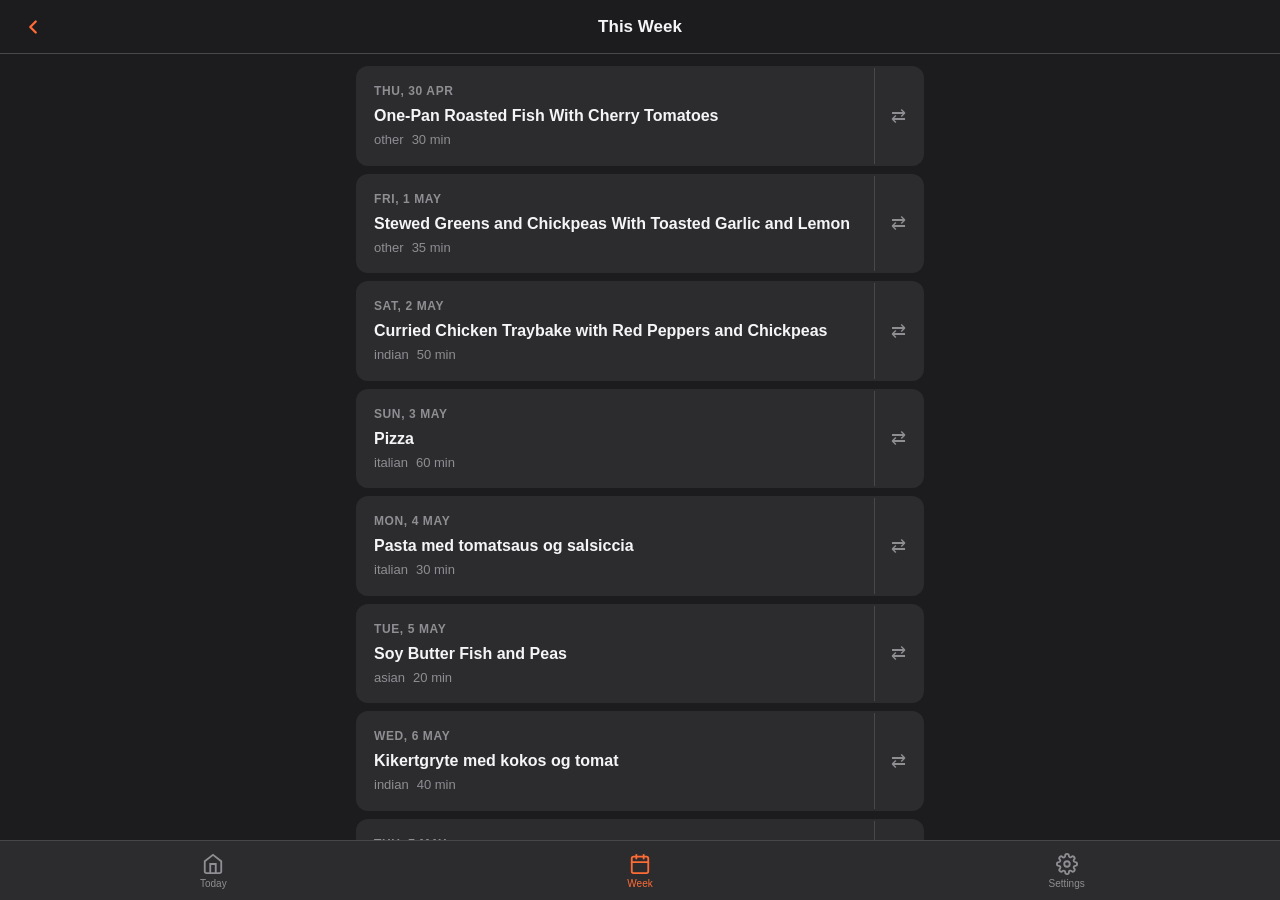
<file: index.html>
<!DOCTYPE html>
<html lang="en">
<head>
  <meta charset="UTF-8">
  <meta name="viewport" content="width=device-width, initial-scale=1, viewport-fit=cover">
  <meta name="theme-color" content="#0a0a0f">
  <meta name="apple-mobile-web-app-capable" content="yes">
  <meta name="apple-mobile-web-app-status-bar-style" content="black-translucent">
  <meta name="apple-mobile-web-app-title" content="Keller">
  <title>Keller Instinct</title>
  <link rel="manifest" href="manifest.json">
  <link rel="apple-touch-icon" href="icon-180.png">
  <link rel="stylesheet" href="style.css">
</head>
<body>
  <header class="app-header">
    <button class="back-btn" id="back-btn" hidden aria-label="Back">
      <svg viewBox="0 0 24 24" fill="none" stroke="currentColor" stroke-width="2.5" stroke-linecap="round" stroke-linejoin="round">
        <polyline points="15 18 9 12 15 6"/>
      </svg>
    </button>
    <h1 class="app-title" id="app-title">Keller Instinct</h1>
    <div class="header-spacer"></div>
  </header>

  <main class="app-main" id="app-main">
    <div class="loading-state"><div class="spinner"></div></div>
  </main>

  <nav class="app-nav">
    <button class="nav-btn" data-view="today" aria-label="Today">
      <svg viewBox="0 0 24 24" fill="none" stroke="currentColor" stroke-width="2" stroke-linecap="round">
        <path d="M3 9l9-7 9 7v11a2 2 0 0 1-2 2H5a2 2 0 0 1-2-2z"/>
        <polyline points="9 22 9 12 15 12 15 22"/>
      </svg>
      <span>Today</span>
    </button>
    <button class="nav-btn" data-view="week" aria-label="Week">
      <svg viewBox="0 0 24 24" fill="none" stroke="currentColor" stroke-width="2" stroke-linecap="round">
        <rect x="3" y="4" width="18" height="18" rx="2"/><line x1="16" y1="2" x2="16" y2="6"/>
        <line x1="8" y1="2" x2="8" y2="6"/><line x1="3" y1="10" x2="21" y2="10"/>
      </svg>
      <span>Week</span>
    </button>
    <button class="nav-btn" data-view="settings" aria-label="Settings">
      <svg viewBox="0 0 24 24" fill="none" stroke="currentColor" stroke-width="2" stroke-linecap="round">
        <circle cx="12" cy="12" r="3"/>
        <path d="M19.4 15a1.65 1.65 0 0 0 .33 1.82l.06.06a2 2 0 0 1-2.83 2.83l-.06-.06a1.65 1.65 0 0 0-1.82-.33 1.65 1.65 0 0 0-1 1.51V21a2 2 0 0 1-4 0v-.09A1.65 1.65 0 0 0 9 19.4a1.65 1.65 0 0 0-1.82.33l-.06.06a2 2 0 0 1-2.83-2.83l.06-.06A1.65 1.65 0 0 0 4.68 15a1.65 1.65 0 0 0-1.51-1H3a2 2 0 0 1 0-4h.09A1.65 1.65 0 0 0 4.6 9a1.65 1.65 0 0 0-.33-1.82l-.06-.06a2 2 0 0 1 2.83-2.83l.06.06A1.65 1.65 0 0 0 9 4.68a1.65 1.65 0 0 0 1-1.51V3a2 2 0 0 1 4 0v.09a1.65 1.65 0 0 0 1 1.51 1.65 1.65 0 0 0 1.82-.33l.06-.06a2 2 0 0 1 2.83 2.83l-.06.06A1.65 1.65 0 0 0 19.4 9a1.65 1.65 0 0 0 1.51 1H21a2 2 0 0 1 0 4h-.09a1.65 1.65 0 0 0-1.51 1z"/>
      </svg>
      <span>Settings</span>
    </button>
  </nav>

  <div id="modal-overlay" class="modal-overlay" hidden>
    <div class="modal-sheet">
      <div class="modal-handle"></div>
      <div class="modal-body" id="modal-body"></div>
    </div>
  </div>

  <div id="toast-container"></div>

  <script src="app.js"></script>
</body>
</html>
</file>
<file: style.css>
/* ================================================================
   Variables & Reset
   ================================================================ */
:root {
  --bg:           #1c1c1e;
  --surface:      #2c2c2e;
  --surface-2:    #3a3a3c;
  --border:       #48484a;
  --primary:      #ff6b35;
  --primary-dim:  rgba(255, 107, 53, 0.15);
  --text:         #f5f5f7;
  --text-muted:   #8e8e93;
  --text-dim:     #636366;
  --ok:           #30d158;
  --warn:         #ffd60a;
  --bad:          #ff453a;
  --radius:       12px;
  --radius-lg:    20px;
  --nav-height:   60px;
  --header-height:54px;
  --safe-top:     env(safe-area-inset-top, 0px);
  --safe-bottom:  env(safe-area-inset-bottom, 0px);
}

*, *::before, *::after { box-sizing: border-box; margin: 0; padding: 0; }

html { height: 100%; }

body {
  background: var(--bg);
  color: var(--text);
  font-family: -apple-system, BlinkMacSystemFont, 'Segoe UI', sans-serif;
  font-size: 16px;
  line-height: 1.5;
  height: 100%;
  overscroll-behavior: none;
}

/* ================================================================
   Layout
   ================================================================ */
.app-header {
  position: fixed;
  top: 0;
  left: 0;
  right: 0;
  height: calc(var(--header-height) + var(--safe-top));
  padding-top: var(--safe-top);
  background: var(--bg);
  border-bottom: 1px solid var(--border);
  display: flex;
  align-items: center;
  gap: 8px;
  padding-left: 16px;
  padding-right: 16px;
  z-index: 100;
}

.app-title {
  font-size: 17px;
  font-weight: 600;
  flex: 1;
  text-align: center;
}

.back-btn {
  background: none;
  border: none;
  color: var(--primary);
  cursor: pointer;
  padding: 6px;
  display: flex;
  align-items: center;
  width: 36px;
}
.back-btn svg { width: 22px; height: 22px; }

.header-spacer { width: 36px; }

.app-main {
  position: fixed;
  top: calc(var(--header-height) + var(--safe-top));
  bottom: calc(var(--nav-height) + var(--safe-bottom));
  left: 0;
  right: 0;
  overflow-y: auto;
  -webkit-overflow-scrolling: touch;
}

.app-nav {
  position: fixed;
  bottom: 0;
  left: 0;
  right: 0;
  height: calc(var(--nav-height) + var(--safe-bottom));
  padding-bottom: var(--safe-bottom);
  background: var(--surface);
  border-top: 1px solid var(--border);
  display: flex;
  z-index: 100;
}

.nav-btn {
  flex: 1;
  background: none;
  border: none;
  color: var(--text-muted);
  cursor: pointer;
  display: flex;
  flex-direction: column;
  align-items: center;
  justify-content: center;
  gap: 3px;
  font-size: 10px;
  font-weight: 500;
  padding: 8px 0;
  transition: color 0.15s;
}
.nav-btn svg { width: 22px; height: 22px; }
.nav-btn.active { color: var(--primary); }

/* ================================================================
   Loading & Empty States
   ================================================================ */
.loading-state {
  display: flex;
  align-items: center;
  justify-content: center;
  height: 200px;
}

.spinner {
  width: 28px;
  height: 28px;
  border: 3px solid var(--border);
  border-top-color: var(--primary);
  border-radius: 50%;
  animation: spin 0.7s linear infinite;
}
@keyframes spin { to { transform: rotate(360deg); } }

.empty-state {
  display: flex;
  flex-direction: column;
  align-items: center;
  justify-content: center;
  text-align: center;
  padding: 48px 32px;
  gap: 12px;
}
.empty-icon { font-size: 48px; }
.empty-state h2 { font-size: 20px; font-weight: 600; }
.empty-state p { color: var(--text-muted); font-size: 15px; }

/* ================================================================
   Buttons
   ================================================================ */
.btn {
  display: inline-flex;
  align-items: center;
  justify-content: center;
  gap: 6px;
  padding: 12px 20px;
  border-radius: var(--radius);
  border: none;
  font-size: 15px;
  font-weight: 600;
  cursor: pointer;
  transition: opacity 0.15s, transform 0.1s;
  -webkit-tap-highlight-color: transparent;
}
.btn:active { transform: scale(0.97); opacity: 0.85; }
.btn:disabled { opacity: 0.45; cursor: not-allowed; transform: none; }

.btn-primary   { background: var(--primary); color: #fff; }
.btn-secondary { background: var(--surface-2); color: var(--text); }
.btn-danger    { background: var(--bad); color: #fff; }
.btn-full      { width: 100%; }
.btn-sm        { padding: 8px 14px; font-size: 13px; }

/* ================================================================
   Today / Recipe view
   ================================================================ */
.recipe-view {
  padding: 20px 16px 32px;
  max-width: 600px;
  margin: 0 auto;
}

.recipe-header { margin-bottom: 20px; }

.recipe-name {
  font-size: 24px;
  font-weight: 700;
  line-height: 1.3;
  margin-bottom: 10px;
}

.recipe-meta {
  display: flex;
  flex-wrap: wrap;
  gap: 8px;
  align-items: center;
}

.meta-chip {
  background: var(--surface-2);
  color: var(--text-muted);
  font-size: 13px;
  padding: 4px 10px;
  border-radius: 20px;
}

.source-link, .source-text {
  font-size: 13px;
  color: var(--primary);
  text-decoration: none;
}
.source-link:hover { text-decoration: underline; }

/* Timer */
.timer-section {
  background: var(--surface);
  border-radius: var(--radius-lg);
  padding: 12px 16px;
  margin-bottom: 16px;
  text-align: center;
}

.timer-display {
  font-size: 36px;
  font-weight: 200;
  font-variant-numeric: tabular-nums;
  letter-spacing: 2px;
  color: var(--text);
  margin-bottom: 10px;
  font-family: 'SF Mono', 'Menlo', monospace;
}

.timer-display.running { color: var(--primary); }

.timer-controls {
  display: flex;
  gap: 10px;
  justify-content: center;
}

.timer-start-btn { min-width: 100px; }
.timer-start-btn.running { background: var(--bad); }

.timer-estimate {
  margin-top: 10px;
  font-size: 13px;
  color: var(--text-dim);
}

/* Recipe sections */
.recipe-section {
  margin-bottom: 28px;
}

.section-title {
  font-size: 13px;
  font-weight: 600;
  text-transform: uppercase;
  letter-spacing: 0.8px;
  color: var(--text-muted);
  margin-bottom: 12px;
}

/* Ingredients */
.ingredient-list {
  list-style: none;
}

.ingredient-row {
  display: flex;
  gap: 12px;
  padding: 10px 0;
  border-bottom: 1px solid var(--border);
}
.ingredient-row:last-child { border-bottom: none; }

.ingredient-qty {
  color: var(--text-muted);
  min-width: 80px;
  font-size: 14px;
  flex-shrink: 0;
}

.ingredient-name {
  font-size: 15px;
}

/* Steps */
.step-row {
  display: flex;
  gap: 14px;
  padding: 12px 0;
  border-bottom: 1px solid var(--border);
}
.step-row:last-child { border-bottom: none; }

.step-num {
  width: 26px;
  height: 26px;
  background: var(--primary-dim);
  color: var(--primary);
  border-radius: 50%;
  display: flex;
  align-items: center;
  justify-content: center;
  font-size: 13px;
  font-weight: 700;
  flex-shrink: 0;
  margin-top: 1px;
}

.step-text {
  font-size: 15px;
  line-height: 1.6;
}

/* Feedback */
.feedback-section { margin-top: 8px; }

.feedback-input {
  width: 100%;
  background: var(--surface);
  border: 1px solid var(--border);
  border-radius: var(--radius);
  color: var(--text);
  font-size: 15px;
  font-family: inherit;
  padding: 12px 14px;
  resize: vertical;
  margin-bottom: 12px;
}
.feedback-input:focus { outline: none; border-color: var(--primary); }

.feedback-time-row {
  display: flex;
  align-items: center;
  gap: 12px;
  margin-bottom: 14px;
}
.feedback-time-label { font-size: 14px; color: var(--text-muted); flex: 1; }
.feedback-time-input {
  width: 80px;
  background: var(--surface);
  border: 1px solid var(--border);
  border-radius: var(--radius);
  color: var(--text);
  font-size: 15px;
  padding: 8px 12px;
  text-align: right;
}
.feedback-time-input:focus { outline: none; border-color: var(--primary); }

.existing-feedback {
  background: var(--surface);
  border-radius: var(--radius);
  padding: 14px;
}
.fb-time { font-size: 14px; color: var(--text-muted); margin-bottom: 6px; }
.fb-time strong { color: var(--text); }
.fb-notes { font-size: 15px; line-height: 1.5; margin-bottom: 12px; }

/* Rating */
.rating-row {
  display: flex;
  align-items: center;
  gap: 12px;
  margin-bottom: 14px;
}
.rating-label { font-size: 14px; color: var(--text-muted); flex: 1; }
.rating-selector { display: flex; gap: 6px; }
.rating-btn {
  width: 36px;
  height: 36px;
  border-radius: 50%;
  border: 2px solid var(--border);
  background: var(--surface);
  color: var(--text-muted);
  font-size: 15px;
  font-weight: 600;
  cursor: pointer;
  transition: border-color 0.15s, background 0.15s, color 0.15s;
  -webkit-tap-highlight-color: transparent;
}
.rating-btn.selected {
  border-color: var(--primary);
  background: var(--primary);
  color: #fff;
}
.rating-hint {
  font-size: 11px;
  color: var(--text-dim);
  margin-top: -8px;
  margin-bottom: 14px;
}

/* ================================================================
   Week view
   ================================================================ */
.week-view {
  padding: 12px 16px 24px;
  max-width: 600px;
  margin: 0 auto;
}

.swap-banner {
  background: var(--primary-dim);
  border: 1px solid var(--primary);
  border-radius: var(--radius);
  padding: 10px 14px;
  margin-bottom: 12px;
  display: flex;
  align-items: center;
  justify-content: space-between;
  font-size: 14px;
  color: var(--primary);
}

.day-list { display: flex; flex-direction: column; gap: 8px; }

.day-card {
  background: var(--surface);
  border-radius: var(--radius);
  display: flex;
  align-items: stretch;
  overflow: hidden;
  border: 2px solid transparent;
  transition: border-color 0.15s, background 0.15s;
}

.day-card.today { border-color: var(--primary); }
.day-card.swap-source { border-color: var(--primary); background: var(--primary-dim); }
.day-card.swap-target { border-color: var(--border); opacity: 0.7; }
.day-card.swap-target:hover { opacity: 1; border-color: var(--primary); }

.day-info {
  flex: 1;
  padding: 14px 16px;
  cursor: pointer;
  min-width: 0;
}

.day-label {
  font-size: 12px;
  font-weight: 600;
  text-transform: uppercase;
  letter-spacing: 0.6px;
  color: var(--text-muted);
  margin-bottom: 4px;
}
.day-card.today .day-label { color: var(--primary); }

.day-recipe-name {
  font-size: 16px;
  font-weight: 600;
  white-space: nowrap;
  overflow: hidden;
  text-overflow: ellipsis;
  margin-bottom: 2px;
}

.day-meta {
  font-size: 13px;
  color: var(--text-muted);
  display: flex;
  align-items: center;
  gap: 8px;
}

.day-feedback-dot { color: var(--ok); font-size: 10px; }

.swap-btn {
  background: none;
  border: none;
  border-left: 1px solid var(--border);
  color: var(--text-muted);
  font-size: 18px;
  padding: 0 16px;
  cursor: pointer;
  transition: color 0.15s, background 0.15s;
  -webkit-tap-highlight-color: transparent;
  flex-shrink: 0;
}
.swap-btn:hover { color: var(--primary); background: var(--primary-dim); }
.day-card.swap-source .swap-btn { color: var(--primary); }

/* ================================================================
   Settings view
   ================================================================ */
.settings-view {
  padding: 20px 16px 32px;
  max-width: 500px;
  margin: 0 auto;
  display: flex;
  flex-direction: column;
  gap: 24px;
}

.settings-group {
  display: flex;
  flex-direction: column;
  gap: 10px;
}

.settings-group-title {
  font-size: 13px;
  font-weight: 600;
  text-transform: uppercase;
  letter-spacing: 0.8px;
  color: var(--text-muted);
  margin-bottom: 2px;
}

.settings-desc {
  font-size: 14px;
  color: var(--text-muted);
  line-height: 1.5;
}
.settings-desc code {
  background: var(--surface-2);
  padding: 1px 5px;
  border-radius: 4px;
  font-size: 12px;
}

.field-label {
  font-size: 14px;
  color: var(--text-muted);
  margin-top: 4px;
}

.field-input {
  width: 100%;
  background: var(--surface);
  border: 1px solid var(--border);
  border-radius: var(--radius);
  color: var(--text);
  font-size: 15px;
  padding: 11px 14px;
  font-family: inherit;
}
.field-input:focus { outline: none; border-color: var(--primary); }

/* ================================================================
   Modal
   ================================================================ */
.modal-overlay {
  position: fixed;
  inset: 0;
  background: rgba(0,0,0,0.6);
  z-index: 200;
  display: flex;
  align-items: flex-end;
  justify-content: center;
  animation: fadeIn 0.2s ease;
  backdrop-filter: blur(2px);
}
.modal-overlay[hidden] { display: none; }

@keyframes fadeIn { from { opacity: 0; } to { opacity: 1; } }

.modal-sheet {
  background: var(--surface);
  border-radius: var(--radius-lg) var(--radius-lg) 0 0;
  width: 100%;
  max-width: 600px;
  max-height: 80vh;
  overflow-y: auto;
  padding-bottom: var(--safe-bottom);
  animation: slideUp 0.25s ease;
}
@keyframes slideUp {
  from { transform: translateY(60px); opacity: 0; }
  to   { transform: translateY(0); opacity: 1; }
}

.modal-handle {
  width: 36px; height: 4px;
  background: var(--border);
  border-radius: 2px;
  margin: 12px auto 8px;
}

.modal-body { padding: 8px 20px 24px; }

/* ================================================================
   Toast
   ================================================================ */
#toast-container {
  position: fixed;
  top: calc(var(--header-height) + var(--safe-top) + 12px);
  left: 50%;
  transform: translateX(-50%);
  z-index: 300;
  display: flex;
  flex-direction: column;
  gap: 8px;
  align-items: center;
  pointer-events: none;
}

.toast {
  background: var(--surface-2);
  color: var(--text);
  padding: 10px 18px;
  border-radius: 20px;
  font-size: 14px;
  font-weight: 500;
  white-space: nowrap;
  animation: toastIn 0.2s ease, toastOut 0.3s ease 2.5s forwards;
  border: 1px solid var(--border);
}
.toast-success { background: var(--ok); color: #000; border-color: transparent; }
.toast-error   { background: var(--bad); color: #fff; border-color: transparent; }

@keyframes toastIn  { from { opacity: 0; transform: translateY(-8px); } to { opacity: 1; transform: none; } }
@keyframes toastOut { from { opacity: 1; } to { opacity: 0; } }
</file>
